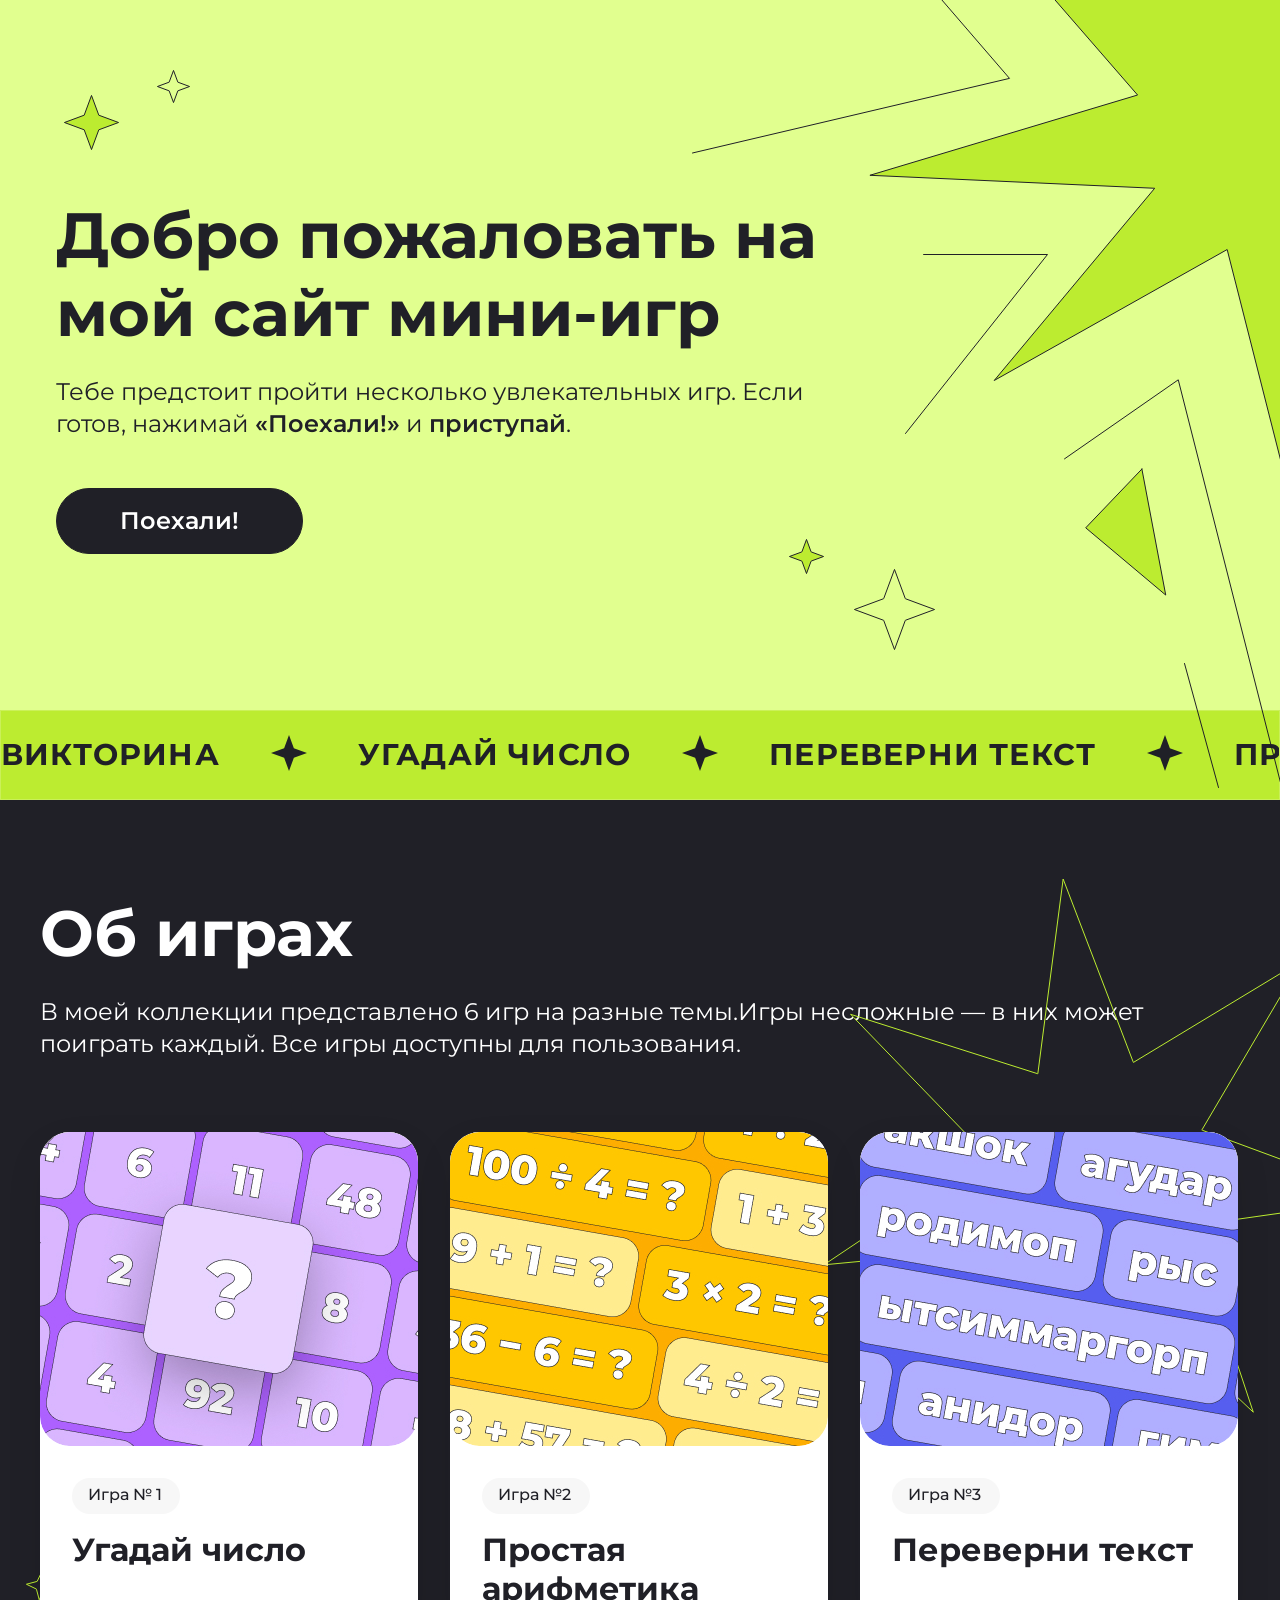
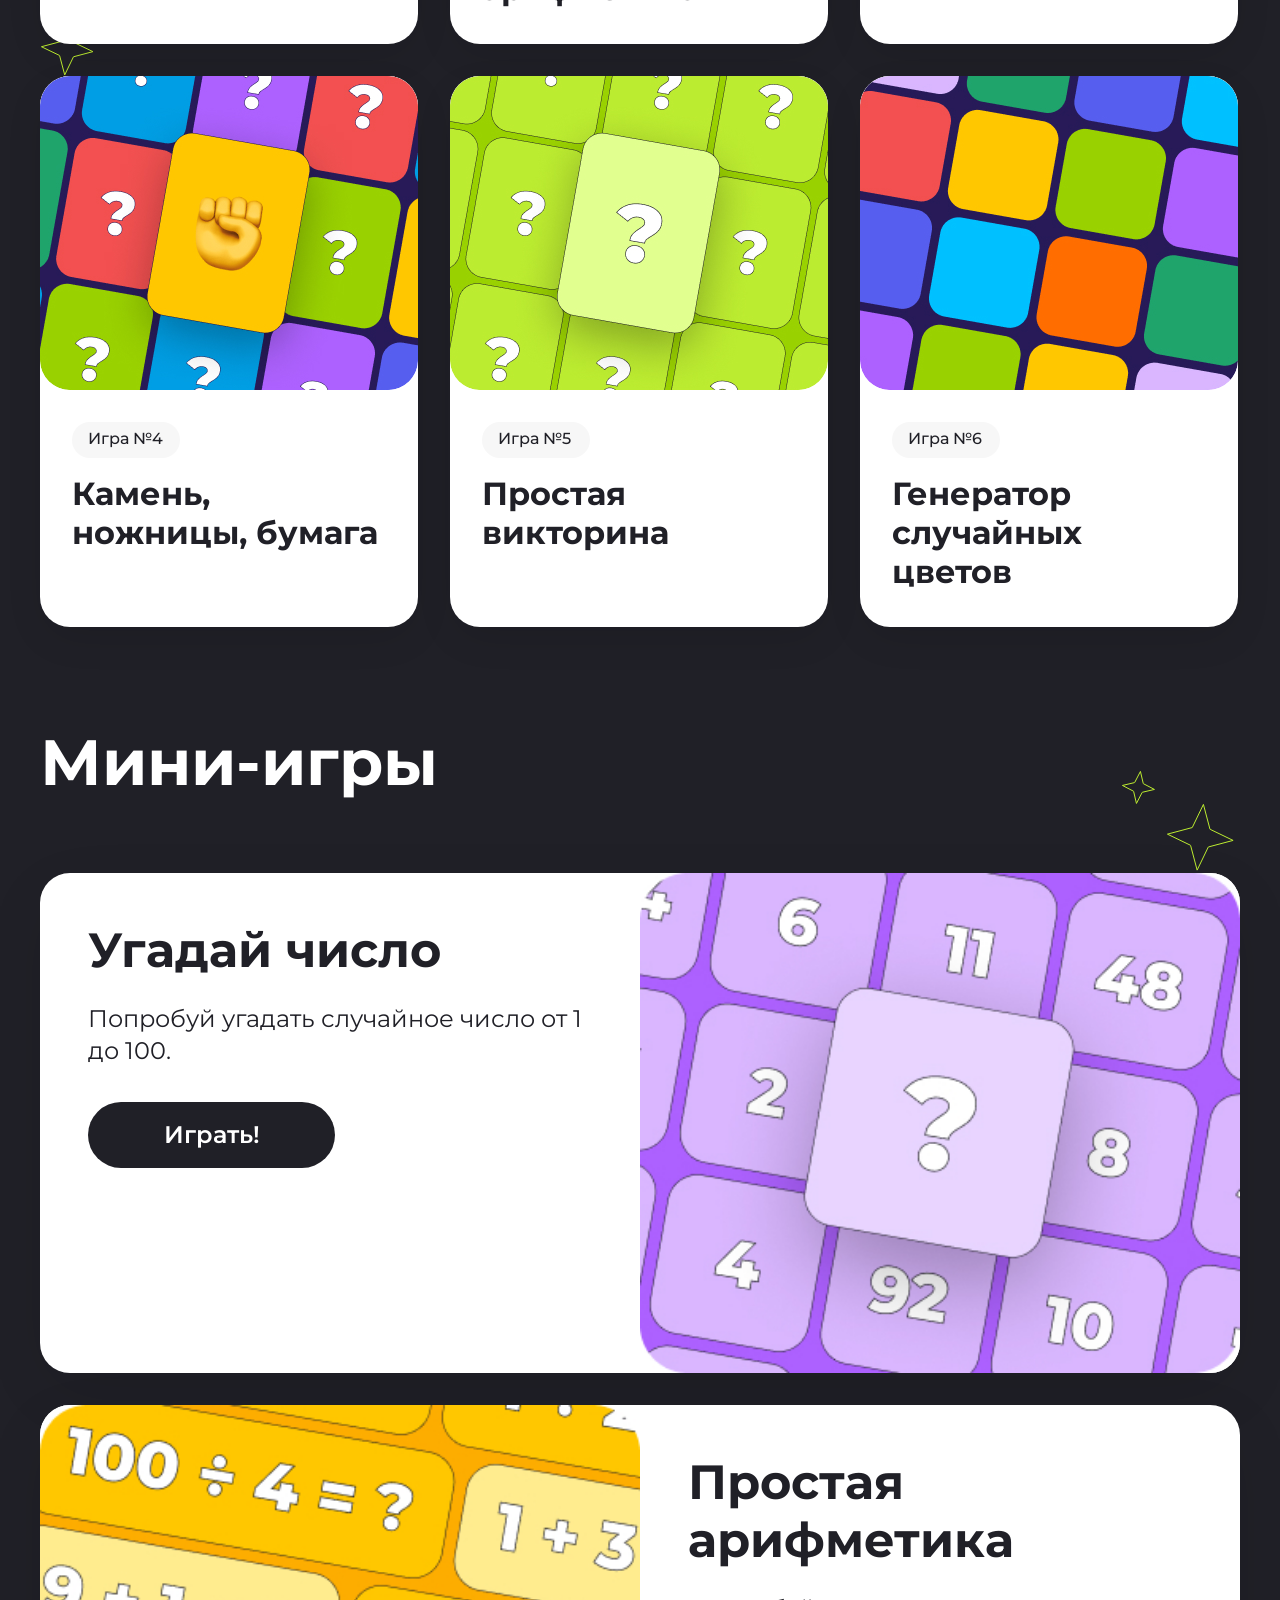
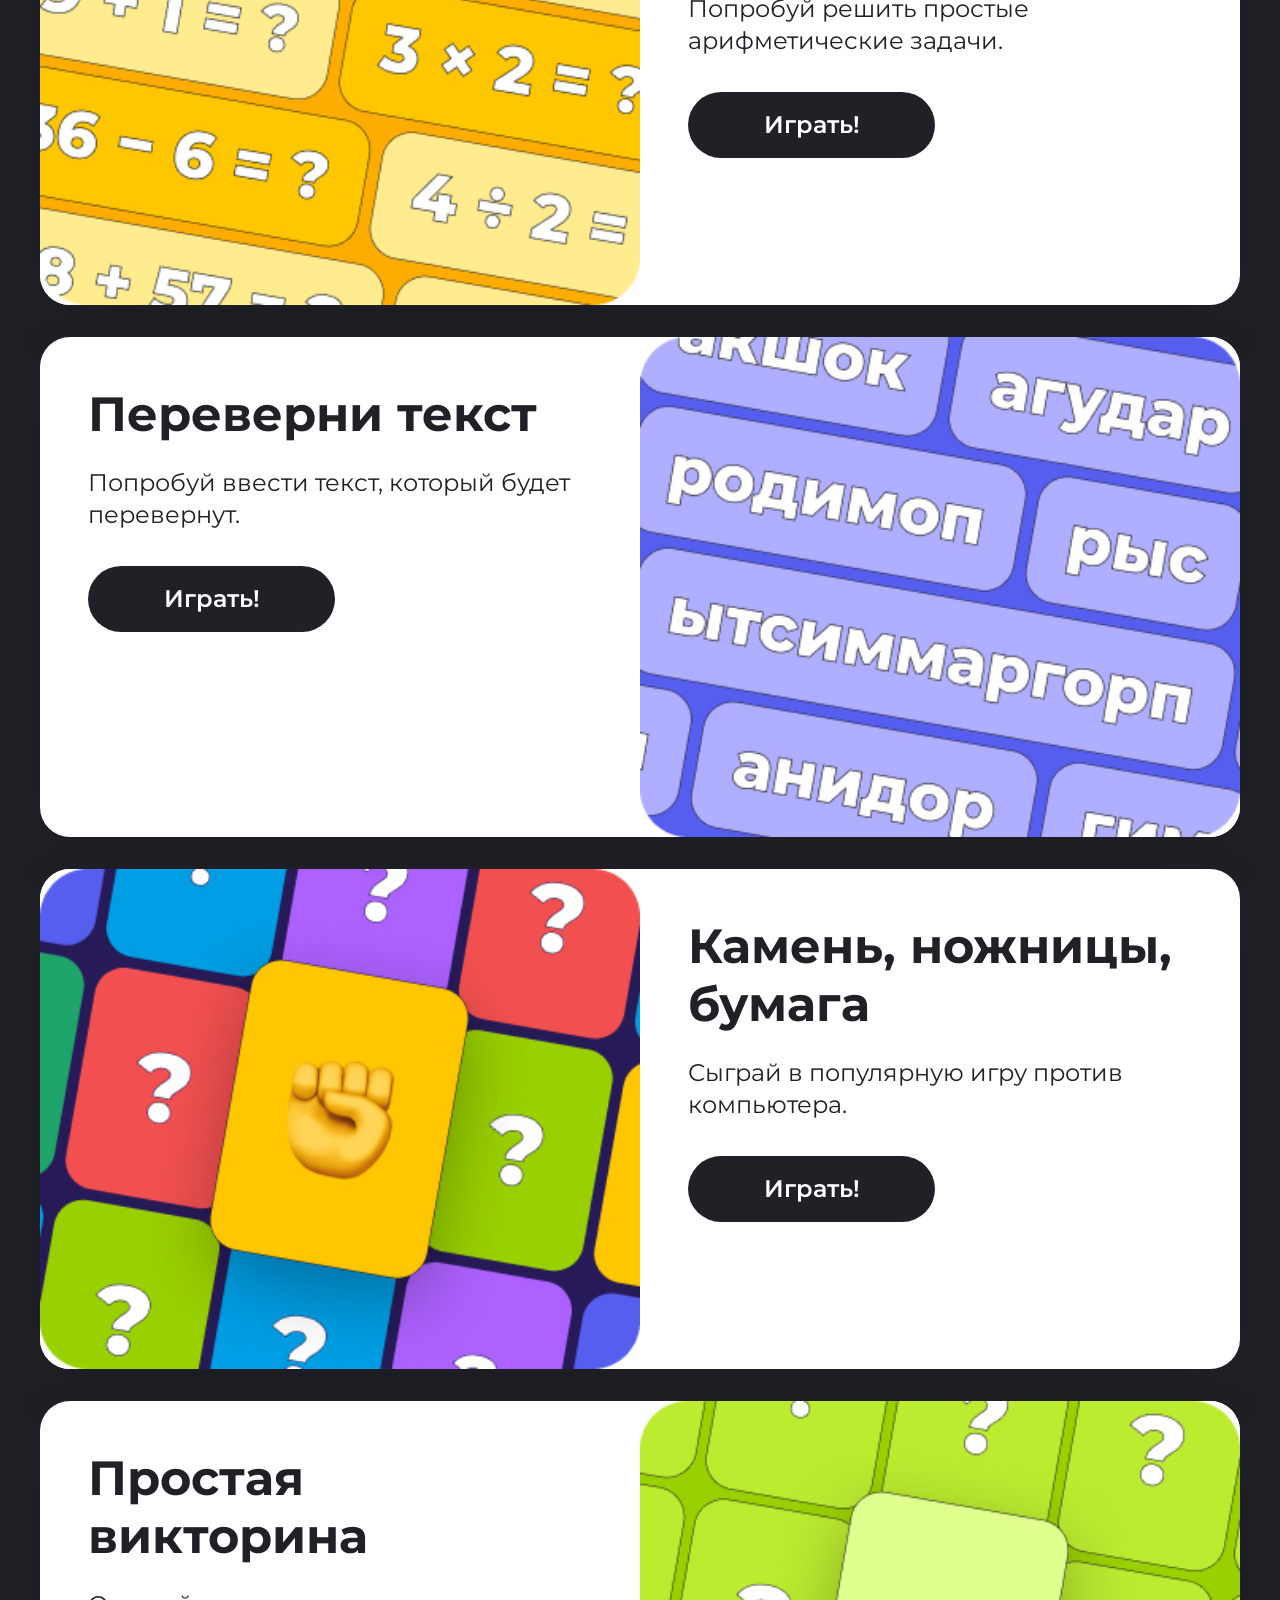
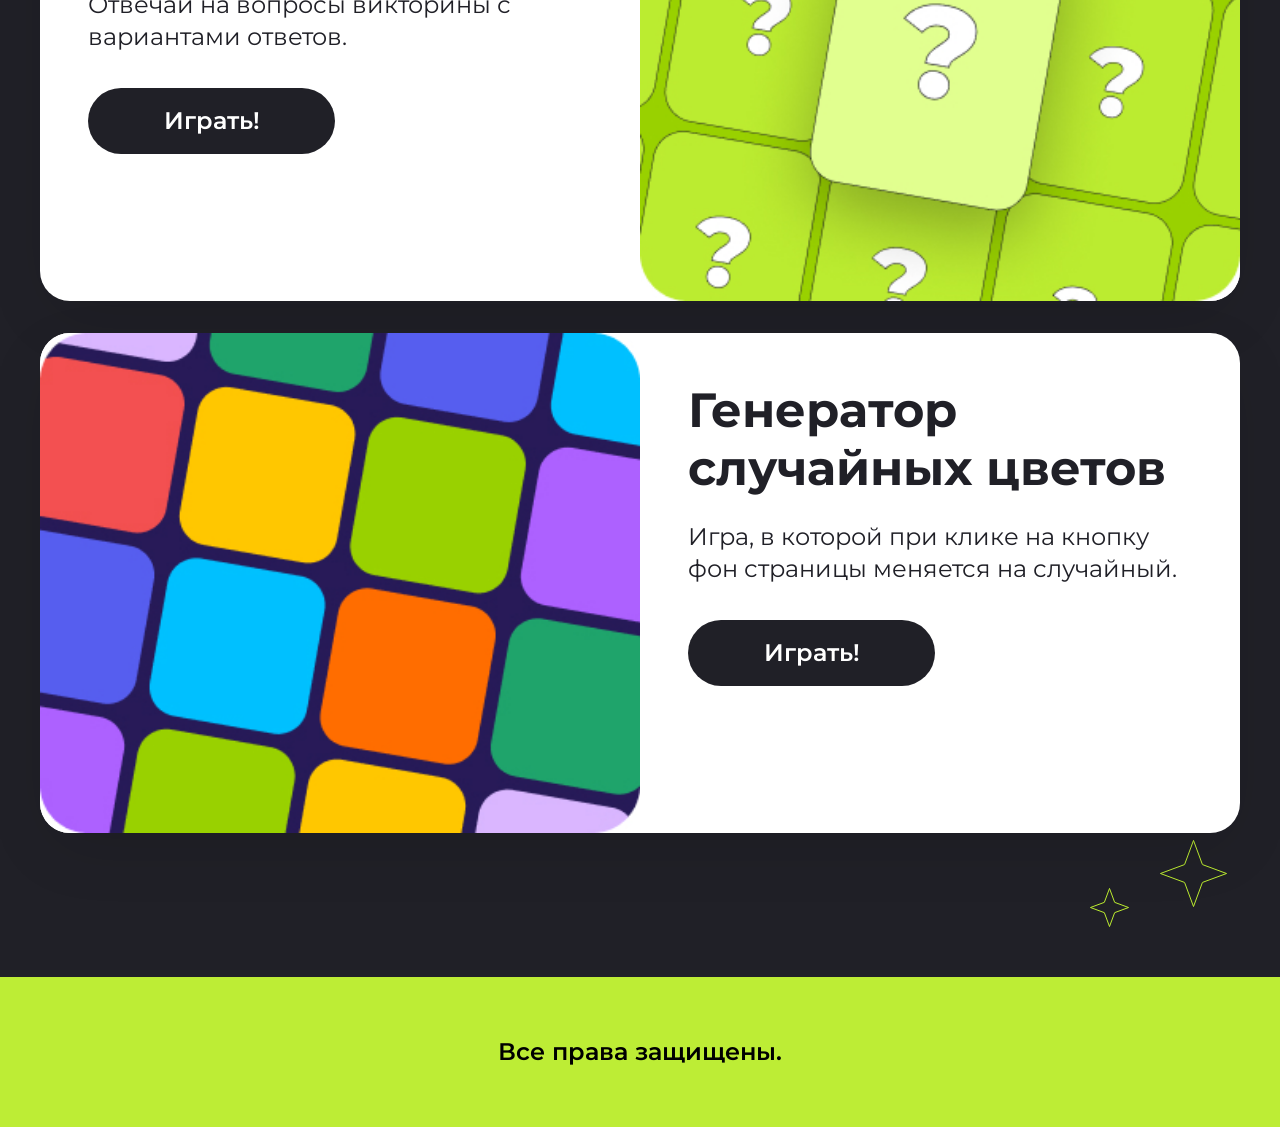
<file: index.html>
<!doctype html>
<html lang="en">
  <head>
    <meta charset="UTF-8">
    <meta name="viewport" content="width=device-width, initial-scale=1.0">
    <link rel="stylesheet" href="style.css">
    <link rel="preconnect" href="https://fonts.googleapis.com">
    <link rel="preconnect" href="https://fonts.gstatic.com" crossorigin>
    <link
      href="https://fonts.googleapis.com/css2?family=Montserrat:ital,wght@0,100..900;1,100..900&display=swap"
      rel="stylesheet"
    >
    <title>Главная страница</title>
  </head>
  <body>
    <section class="hero center">
      <div class="welcome">
        <div class="header">
          <h1 class="header__title">Добро пожаловать на мой сайт мини-игр</h1>
          <p class="header__description">
            Тебе предстоит пройти несколько увлекательных игр. Если готов,
            нажимай <strong class="accent">«Поехали!»</strong> и
            <strong class="accent">приступай</strong>.
          </p>
        </div>
        <a href="#about-games" class="go">Поехали!</a>
      </div>
      <div class="hero__line-games">
        <div class="hero__wrapper">
          <div class="hero__group">
            <p class="hero__line-text">Викторина</p>
            <div class="hero__line-star">
              <svg
                width="36"
                height="36"
                viewBox="0 0 36 36"
                fill="none"
                xmlns="http://www.w3.org/2000/svg"
              >
                <path
                  d="M18 0L22.8616 13.1384L36 18L22.8616 22.8616L18 36L13.1384 22.8616L0 18L13.1384 13.1384L18 0Z"
                  fill="#202027"
                />
              </svg>
            </div>
            <p class="hero__line-text">угадай число</p>
            <div class="hero__line-star">
              <svg
                width="36"
                height="36"
                viewBox="0 0 36 36"
                fill="none"
                xmlns="http://www.w3.org/2000/svg"
              >
                <path
                  d="M18 0L22.8616 13.1384L36 18L22.8616 22.8616L18 36L13.1384 22.8616L0 18L13.1384 13.1384L18 0Z"
                  fill="#202027"
                />
              </svg>
            </div>
            <p class="hero__line-text">Переверни текст</p>
            <div class="hero__line-star">
              <svg
                width="36"
                height="36"
                viewBox="0 0 36 36"
                fill="none"
                xmlns="http://www.w3.org/2000/svg"
              >
                <path
                  d="M18 0L22.8616 13.1384L36 18L22.8616 22.8616L18 36L13.1384 22.8616L0 18L13.1384 13.1384L18 0Z"
                  fill="#202027"
                />
              </svg>
            </div>
            <p class="hero__line-text">Простая арифметика</p>
            <div class="hero__line-star">
              <svg
                width="36"
                height="36"
                viewBox="0 0 36 36"
                fill="none"
                xmlns="http://www.w3.org/2000/svg"
              >
                <path
                  d="M18 0L22.8616 13.1384L36 18L22.8616 22.8616L18 36L13.1384 22.8616L0 18L13.1384 13.1384L18 0Z"
                  fill="#202027"
                />
              </svg>
            </div>
            <p class="hero__line-text">Камень, ножницы, бумага</p>
            <div class="hero__line-star">
              <svg
                width="36"
                height="36"
                viewBox="0 0 36 36"
                fill="none"
                xmlns="http://www.w3.org/2000/svg"
              >
                <path
                  d="M18 0L22.8616 13.1384L36 18L22.8616 22.8616L18 36L13.1384 22.8616L0 18L13.1384 13.1384L18 0Z"
                  fill="#202027"
                />
              </svg>
            </div>
            <p class="hero__line-text">Генератор случайных цветов</p>
            <div class="hero__line-star">
              <svg
                width="36"
                height="36"
                viewBox="0 0 36 36"
                fill="none"
                xmlns="http://www.w3.org/2000/svg"
              >
                <path
                  d="M18 0L22.8616 13.1384L36 18L22.8616 22.8616L18 36L13.1384 22.8616L0 18L13.1384 13.1384L18 0Z"
                  fill="#202027"
                />
              </svg>
            </div>
          </div>
        </div>
      </div>
      <div class="hero__star-1">
        <svg
          width="57"
          height="57"
          viewBox="0 0 57 57"
          fill="none"
          xmlns="http://www.w3.org/2000/svg"
        >
          <path
            d="M35.7285 20.9756L35.8086 21.1914L36.0244 21.2715L55.5586 28.5L36.0244 35.7285L35.8086 35.8086L35.7285 36.0244L28.5 55.5586L21.2715 36.0244L21.1914 35.8086L20.9756 35.7285L1.44043 28.5L20.9756 21.2715L21.1914 21.1914L21.2715 20.9756L28.5 1.44043L35.7285 20.9756Z"
            fill="#BCEC30"
            stroke="#202027"
          />
        </svg>
      </div>
      <div class="hero__star-2">
        <svg
          width="413"
          height="528"
          viewBox="0 0 413 528"
          fill="none"
          xmlns="http://www.w3.org/2000/svg"
        >
          <path
            d="M533.96 48.4061C543.388 51.031 805.793 161.965 805.793 161.965L527.388 191.848L703.271 417.66L455.314 263.412L430.049 524.856L360.161 249.531L127.215 380.493L287.683 188.266L2.90706 175.289L270.58 95.0267L71.6813 -134.041L351.313 -2.49639L415.308 -256.31L444.045 -1.9517L698.758 -177.398L533.96 48.4061Z"
            fill="#BCEC30"
            stroke="#202027"
            stroke-miterlimit="10"
            stroke-linecap="round"
          />
        </svg>
      </div>
      <div class="hero__star-2-mobile">
        <svg
          width="160"
          height="155"
          viewBox="0 0 160 155"
          fill="none"
          xmlns="http://www.w3.org/2000/svg"
        >
          <path
            d="M163.245 10.1084C166.091 10.8901 245.303 43.9262 245.303 43.9262L161.261 52.8255L214.355 120.072L139.504 74.1374L131.878 151.995L110.781 70.0034L40.4614 109.004L88.9017 51.7588L2.93664 47.8942L83.7388 23.992L23.6975 -44.2244L108.11 -5.0504L127.428 -80.6361L136.103 -4.88818L212.993 -57.1361L163.245 10.1084Z"
            fill="#BCEC30"
            stroke="#202027"
            stroke-miterlimit="10"
            stroke-linecap="round"
          />
        </svg>
      </div>
      <div class="hero__star-3">
        <svg
          width="37"
          height="37"
          viewBox="0 0 37 37"
          fill="none"
          xmlns="http://www.w3.org/2000/svg"
        >
          <path
            d="M23.0273 13.6768L23.1074 13.8926L23.3232 13.9727L35.5586 18.5L23.3232 23.0273L23.1074 23.1074L23.0273 23.3232L18.5 35.5586L13.9727 23.3232L13.8926 23.1074L13.6768 23.0273L1.44043 18.5L13.6768 13.9727L13.8926 13.8926L13.9727 13.6768L18.5 1.44043L23.0273 13.6768Z"
            fill="#BCEC30"
            stroke="#202027"
          />
        </svg>
      </div>
      <div class="hero__star-4">
        <svg
          width="83"
          height="83"
          viewBox="0 0 83 83"
          fill="none"
          xmlns="http://www.w3.org/2000/svg"
        >
          <path
            d="M52.2402 30.4648L52.3193 30.6807L52.5352 30.7598L81.5586 41.5L52.5352 52.2402L52.3193 52.3193L52.2402 52.5352L41.5 81.5586L30.7598 52.5352L30.6807 52.3193L30.4648 52.2402L1.44043 41.5L30.4648 30.7598L30.6807 30.6807L30.7598 30.4648L41.5 1.44043L52.2402 30.4648Z"
            stroke="#202027"
          />
        </svg>
      </div>
      <div class="hero__star-5">
        <svg
          width="35"
          height="35"
          viewBox="0 0 35 35"
          fill="none"
          xmlns="http://www.w3.org/2000/svg"
        >
          <path
            d="M21.7578 12.9473L21.8379 13.1621L22.0527 13.2422L33.5586 17.5L22.0527 21.7578L21.8379 21.8379L21.7578 22.0527L17.5 33.5586L13.2422 22.0527L13.1621 21.8379L12.9473 21.7578L1.44043 17.5L12.9473 13.2422L13.1621 13.1621L13.2422 12.9473L17.5 1.44043L21.7578 12.9473Z"
            stroke="#202027"
          />
        </svg>
      </div>
      <div class="hero__treangle">
        <svg
          width="82"
          height="129"
          viewBox="0 0 82 129"
          fill="none"
          xmlns="http://www.w3.org/2000/svg"
        >
          <path
            d="M56.8884 1.04858L0.729492 59.8133L80.7295 127.049L56.8884 1.04858Z"
            fill="#BCEC30"
            stroke="#202027"
            stroke-linecap="round"
          />
        </svg>
      </div>
      <div class="hero__line-1">
        <svg
          width="319"
          height="154"
          viewBox="0 0 319 154"
          fill="none"
          xmlns="http://www.w3.org/2000/svg"
        >
          <path
            d="M241.293 -10L317.5 78.3799L0.5 153"
            stroke="#202027"
            stroke-linecap="round"
          />
        </svg>
      </div>
      <div class="hero__line-2">
        <svg
          width="144"
          height="180"
          viewBox="0 0 144 180"
          fill="none"
          xmlns="http://www.w3.org/2000/svg"
        >
          <path
            d="M18.5824 0.5H142.5L0.5 179.5"
            stroke="#202027"
            stroke-linecap="round"
          />
        </svg>
      </div>
      <div class="hero__line-3">
        <svg
          width="216"
          height="420"
          viewBox="0 0 216 420"
          fill="none"
          xmlns="http://www.w3.org/2000/svg"
        >
          <path
            d="M0.5 79.8677L114.26 0.822235L220.382 418.822"
            stroke="#202027"
            stroke-linecap="round"
          />
        </svg>
      </div>
      <div class="hero__line-4">
        <svg
          width="35"
          height="125"
          viewBox="0 0 35 125"
          fill="none"
          xmlns="http://www.w3.org/2000/svg"
        >
          <path
            d="M0.5 0.500122L34.5 124.5"
            stroke="#202027"
            stroke-linecap="round"
          />
        </svg>
      </div>
    </section>
    <section class="about-games center">
      <div class="about-games__content">
        <div class="about-games__header">
          <h2 class="about-games__title" id="about-games">Об играх</h2>
          <p class="about-games__description">
            В моей коллекции представлено 6 игр на разные темы.Игры несложные —
            в них может поиграть каждый. Все игры доступны для пользования.
          </p>
        </div>
        <div class="games">
          <article class="game">
            <a href="#1" class="game__link">
              <img src="img/game_1.jpg" alt="Угадай число" class="game__img">
              <div class="game__footer">
                <div class="game__info">
                  <div class="game__number">Игра № 1</div>
                  <h3 class="game__title">Угадай число</h3>
                </div>
              </div>
            </a>
          </article>
          <article class="game">
            <a href="#2" class="game__link">
              <img
                src="img/game_2.jpg"
                alt="Простая арифметика"
                class="game__img"
              >
              <div class="game__footer">
                <div class="game__info">
                  <div class="game__number">Игра №2</div>
                  <h3 class="game__title">Простая арифметика</h3>
                </div>
              </div>
            </a>
          </article>
          <article class="game">
            <a href="#3" class="game__link">
              <img
                src="img/game_3.jpg"
                alt="Переверни текст"
                class="game__img"
              >
              <div class="game__footer">
                <div class="game__info">
                  <div class="game__number">Игра №3</div>
                  <h3 class="game__title">Переверни текст</h3>
                </div>
              </div>
            </a>
          </article>
          <article class="game">
            <a href="#4" class="game__link">
              <img
                src="img/game_4.jpg"
                alt="Камень, ножницы, бумага"
                class="game__img"
              >
              <div class="game__footer">
                <div class="game__info">
                  <div class="game__number">Игра №4</div>
                  <h3 class="game__title">Камень, ножницы, бумага</h3>
                </div>
              </div>
            </a>
          </article>
          <article class="game">
            <a href="#5" class="game__link">
              <img
                src="img/game_5.jpg"
                alt="Простая викторина"
                class="game__img"
              >
              <div class="game__footer">
                <div class="game__info">
                  <div class="game__number">Игра №5</div>
                  <h3 class="game__title">Простая викторина</h3>
                </div>
              </div>
            </a>
          </article>
          <article class="game">
            <a href="#6" class="game__link">
              <img
                src="img/game_6.jpg"
                alt="Генератор случайных цветов"
                class="game__img"
              >
              <div class="game__footer">
                <div class="game__info">
                  <div class="game__number">Игра №6</div>
                  <h3 class="game__title">Генератор случайных цветов</h3>
                </div>
              </div>
            </a>
          </article>
        </div>
      </div>
      <div class="about-games__star-1">
        <svg
          width="458"
          height="567"
          viewBox="0 0 458 567"
          fill="none"
          xmlns="http://www.w3.org/2000/svg"
        >
          <path
            d="M311.161 184.877L311.375 185.435L311.886 185.126L479.433 83.8167L380.124 252.557L379.822 253.073L380.382 253.28L564.052 321.108L370.208 348.674L369.616 348.758L369.804 349.326L431.289 535.215L288.879 400.849L288.444 400.439L288.117 400.94L181.119 564.91L197.378 369.793L197.429 369.197L196.833 369.254L1.92162 387.833L164.61 278.892L165.107 278.56L164.691 278.129L28.6394 137.326L215.247 196.597L215.817 196.778L215.894 196.186L241.151 2.02592L311.161 184.877Z"
            stroke="#BCEC30"
          />
        </svg>
      </div>
      <div class="about-games__star-2">
        <svg
          width="32"
          height="32"
          viewBox="0 0 32 32"
          fill="none"
          xmlns="http://www.w3.org/2000/svg"
        >
          <path
            d="M19.7299 11.9161L19.7892 12.1375L19.9965 12.2377L29.7633 16.9489L19.282 19.7301L19.0596 19.7894L18.9593 19.9966L14.2472 29.7633L11.467 19.2821L11.4077 19.0597L11.2015 18.9596L1.43379 14.2474L11.9159 11.4672L12.1374 11.4079L12.2375 11.2016L16.9487 1.43382L19.7299 11.9161Z"
            stroke="#BCEC30"
          />
        </svg>
      </div>
      <div class="about-games__star-3">
        <svg
          width="55"
          height="55"
          viewBox="0 0 55 55"
          fill="none"
          xmlns="http://www.w3.org/2000/svg"
        >
          <path
            d="M34.7319 20.6643L34.7912 20.8867L34.9985 20.986L52.916 29.6302L33.6877 34.7322L33.4652 34.7914L33.365 34.9987L24.7208 52.9162L19.6188 33.6878L19.5605 33.4655L19.3533 33.3653L1.43475 24.7209L20.6641 19.619L20.8865 19.5608L20.9857 19.3534L29.63 1.43493L34.7319 20.6643Z"
            stroke="#BCEC30"
          />
        </svg>
      </div>
    </section>
    <section class="mini-games center">
      <div class="mini-games__content">
        <h2 class="mini-games__title">Мини-игры</h2>
        <div class="mini-games__plays">
          <article class="game game_mini" id="1">
            <div class="game__info game__info_mini">
              <div class="game__content">
                <div class="game__header">
                  <h3 class="game__title game__title_mini">Угадай число</h3>
                  <p class="game__description">
                    Попробуй угадать случайное число от 1 до 100.
                  </p>
                </div>
                <a href="games/guess_the_number.html" class="game__play">Играть!</a>
              </div>
            </div>
            <img
              src="img/game_1.jpg"
              alt="Угадай число"
              class="game__img game__img_mini"
            >
          </article>
          <article class="game game_mini" id="2">
            <div class="game__info game__info_mini">
              <div class="game__content">
                <div class="game__header">
                  <h3 class="game__title game__title_mini">
                    Простая арифметика
                  </h3>
                  <p class="game__description">
                    Попробуй решить простые арифметические задачи.
                  </p>
                </div>
                <a href="games/simple_arithmetic.html" class="game__play">Играть!</a>
              </div>
            </div>
            <img
              src="img/game_2.jpg"
              alt="Простая арифметика"
              class="game__img game__img_mini"
            >
          </article>
          <article class="game game_mini" id="3">
            <div class="game__info game__info_mini">
              <div class="game__content">
                <div class="game__header">
                  <h3 class="game__title game__title_mini">Переверни текст</h3>
                  <p class="game__description">
                    Попробуй ввести текст, который будет перевернут.
                  </p>
                </div>
                <a href="games/turn_the_text.html" class="game__play">Играть!</a>
              </div>
            </div>
            <img
              src="img/game_3.jpg"
              alt="Переверни текст"
              class="game__img game__img_mini"
            >
          </article>
          <article class="game game_mini" id="4">
            <div class="game__info game__info_mini">
              <div class="game__content">
                <div class="game__header">
                  <h3 class="game__title game__title_mini">
                    Камень, ножницы, бумага
                  </h3>
                  <p class="game__description">
                    Сыграй в популярную игру против компьютера.
                  </p>
                </div>
                <a href="games/rock_paper_scissors.html" class="game__play">Играть!</a>
              </div>
            </div>
            <img
              src="img/game_4.jpg"
              alt="Камень, ножницы, бумага"
              class="game__img game__img_mini"
            >
          </article>
          <article class="game game_mini" id="5">
            <div class="game__info game__info_mini">
              <div class="game__content">
                <div class="game__header">
                  <h3 class="game__title game__title_mini">
                    Простая викторина
                  </h3>
                  <p class="game__description">
                    Отвечай на вопросы викторины с вариантами ответов.
                  </p>
                </div>
                <a href="games/quiz.html" class="game__play">Играть!</a>
              </div>
            </div>
            <img
              src="img/game_5.jpg"
              alt="Простая викторина"
              class="game__img game__img_mini"
            >
          </article>
          <article class="game game_mini" id="6">
            <div class="game__info game__info_mini">
              <div class="game__content">
                <div class="game__header">
                  <h3 class="game__title game__title_mini">
                    Генератор случайных цветов
                  </h3>
                  <p class="game__description">
                    Игра, в которой при клике на кнопку фон страницы меняется на
                    случайный.
                  </p>
                </div>
                <a href="games/random_color_generator.html" class="game__play">Играть!</a>
              </div>
            </div>
            <img
              src="img/game_6.jpg"
              alt="Генератор случайных цветов"
              class="game__img game__img_mini"
            >
          </article>
        </div>
      </div>
      <div class="mini-games__star-1">
          <svg
            width="35"
            height="35"
            viewBox="0 0 35 35"
            fill="none"
            xmlns="http://www.w3.org/2000/svg"
          >
            <path
              d="M22.2469 13.4283L22.2998 13.6524L22.5041 13.7585L33.446 19.4276L21.4491 22.2469L21.2251 22.2997L21.119 22.504L15.4488 33.4458L12.6306 21.449L12.5777 21.225L12.3734 21.1189L1.43062 15.4486L13.4284 12.6305L13.6524 12.5776L13.7585 12.3734L19.4278 1.43043L22.2469 13.4283Z"
              stroke="#BCEC30"
            />
          </svg>
        </div>
        <div class="mini-games__star-2">
          <svg
            width="69"
            height="69"
            viewBox="0 0 69 69"
            fill="none"
            xmlns="http://www.w3.org/2000/svg"
          >
            <path
              d="M43.9327 26.0287L43.991 26.251L44.1982 26.3512L67.1165 37.4068L42.5217 43.9326L42.2993 43.9909L42.2001 44.1982L31.1435 67.1164L24.6187 42.5216L24.5595 42.2992L24.3522 42.2L1.434 31.1434L26.0287 24.6186L26.2512 24.5593L26.3514 24.3521L37.407 1.43385L43.9327 26.0287Z"
              stroke="#BCEC30"
            />
          </svg>
        </div>
        <div class="mini-games__star-3">
          <svg
            width="41"
            height="41"
            viewBox="0 0 41 41"
            fill="none"
            xmlns="http://www.w3.org/2000/svg"
          >
            <path
              d="M25.5684 15.1367L25.6475 15.3525L25.8633 15.4316L39.5586 20.5L25.8633 25.5684L25.6475 25.6475L25.5684 25.8633L20.5 39.5586L15.4316 25.8633L15.3525 25.6475L15.1367 25.5684L1.44043 20.5L15.1367 15.4316L15.3525 15.3525L15.4316 15.1367L20.5 1.44043L25.5684 15.1367Z"
              stroke="#BCEC30"
            />
          </svg>
        </div>
        <div class="mini-games__star-4">
          <svg
            width="69"
            height="69"
            viewBox="0 0 69 69"
            fill="none"
            xmlns="http://www.w3.org/2000/svg"
          >
            <path
              d="M43.3496 25.3555L43.4287 25.5713L43.6445 25.6504L67.5586 34.5L43.6445 43.3496L43.4287 43.4287L43.3496 43.6445L34.5 67.5586L25.6504 43.6445L25.5713 43.4287L25.3555 43.3496L1.44043 34.5L25.3555 25.6504L25.5713 25.5713L25.6504 25.3555L34.5 1.44043L43.3496 25.3555Z"
              stroke="#BCEC30"
            />
          </svg>
        </div>
    </section>
    <footer class="footer">
      <p class="footer__rights">Все права защищены.</p>
    </footer>
    <script src="games.js"></script>
  </body>
</html>
</file>
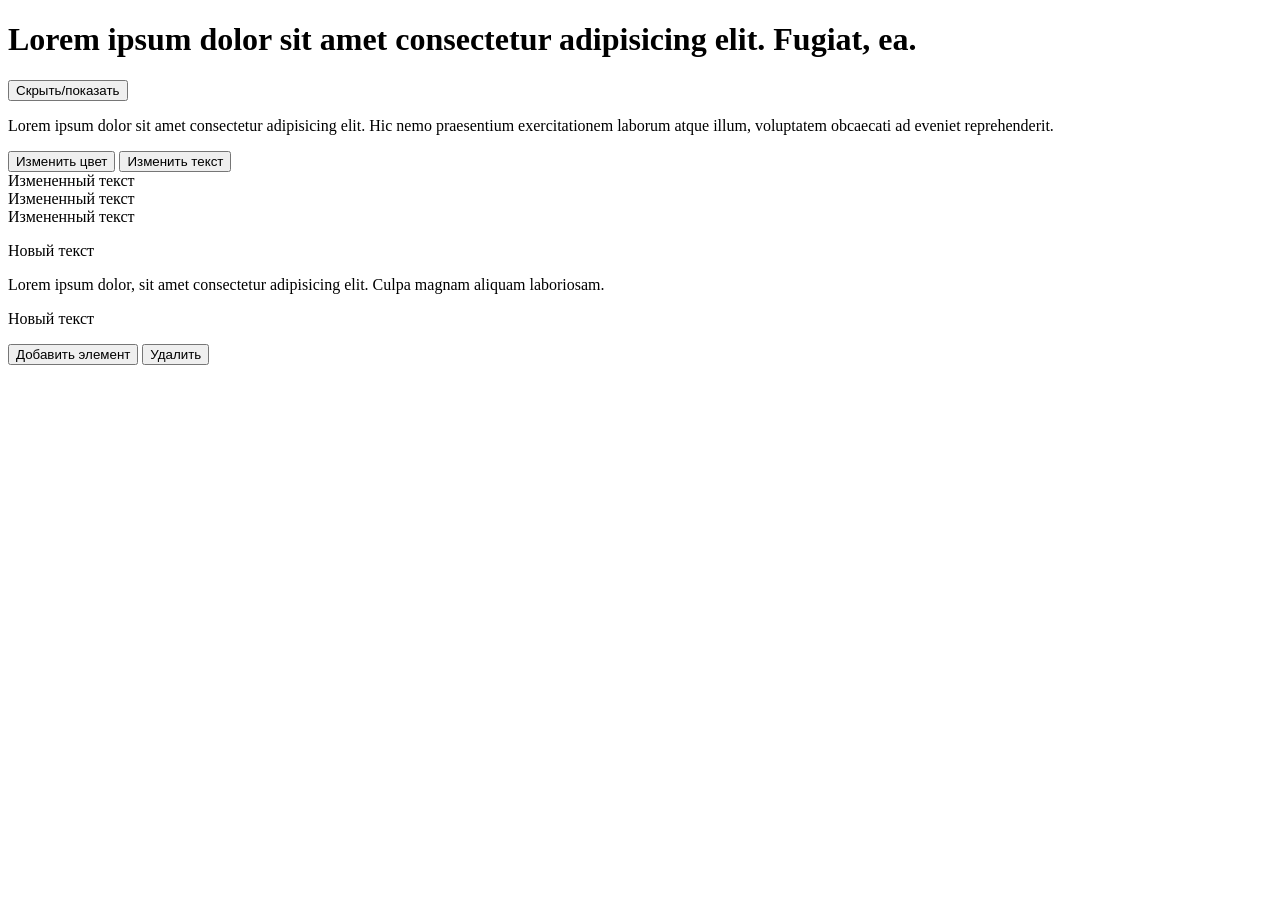
<file: hw-9.html>
<!doctype html>
<html lang="en">
  <head>
    <meta charset="UTF-8" />
    <meta name="viewport" content="width=device-width, initial-scale=1.0" />
    <link rel="stylesheet" href="hw-9.css" />
    <title>Document</title>
  </head>
  <body>
    <h1 class="title">
      Lorem ipsum dolor sit amet consectetur adipisicing elit. Fugiat, ea.
    </h1>
    <button id="hide-view">Скрыть/показать</button>
    <p class="text">
      Lorem ipsum dolor sit amet consectetur adipisicing elit. Hic nemo
      praesentium exercitationem laborum atque illum, voluptatem obcaecati ad
      eveniet reprehenderit.
    </p>
    <button id="change-color">Изменить цвет</button>
    <button id="change-text">Изменить текст</button>

    <div class="description">Какое-то описание 1</div>
    <div class="description">Какое-то описание 2</div>
    <div class="description">Какое-то описание 3</div>

    <p class="description">
      Lorem ipsum dolor sit amet consectetur adipisicing elit. Sapiente, natus.
    </p>
    <p class="no-description">
      Lorem ipsum dolor, sit amet consectetur adipisicing elit. Culpa magnam
      aliquam laboriosam.
    </p>
    <p class="description">
      Lorem ipsum dolor sit amet consectetur adipisicing elit. A, voluptas unde
      odio repellat obcaecati est?
    </p>

    <button id="create-element">Добавить элемент</button>

    <button id="remove">Удалить</button>
    <script src="hw-9.js"></script>
  </body>
</html>
</file>
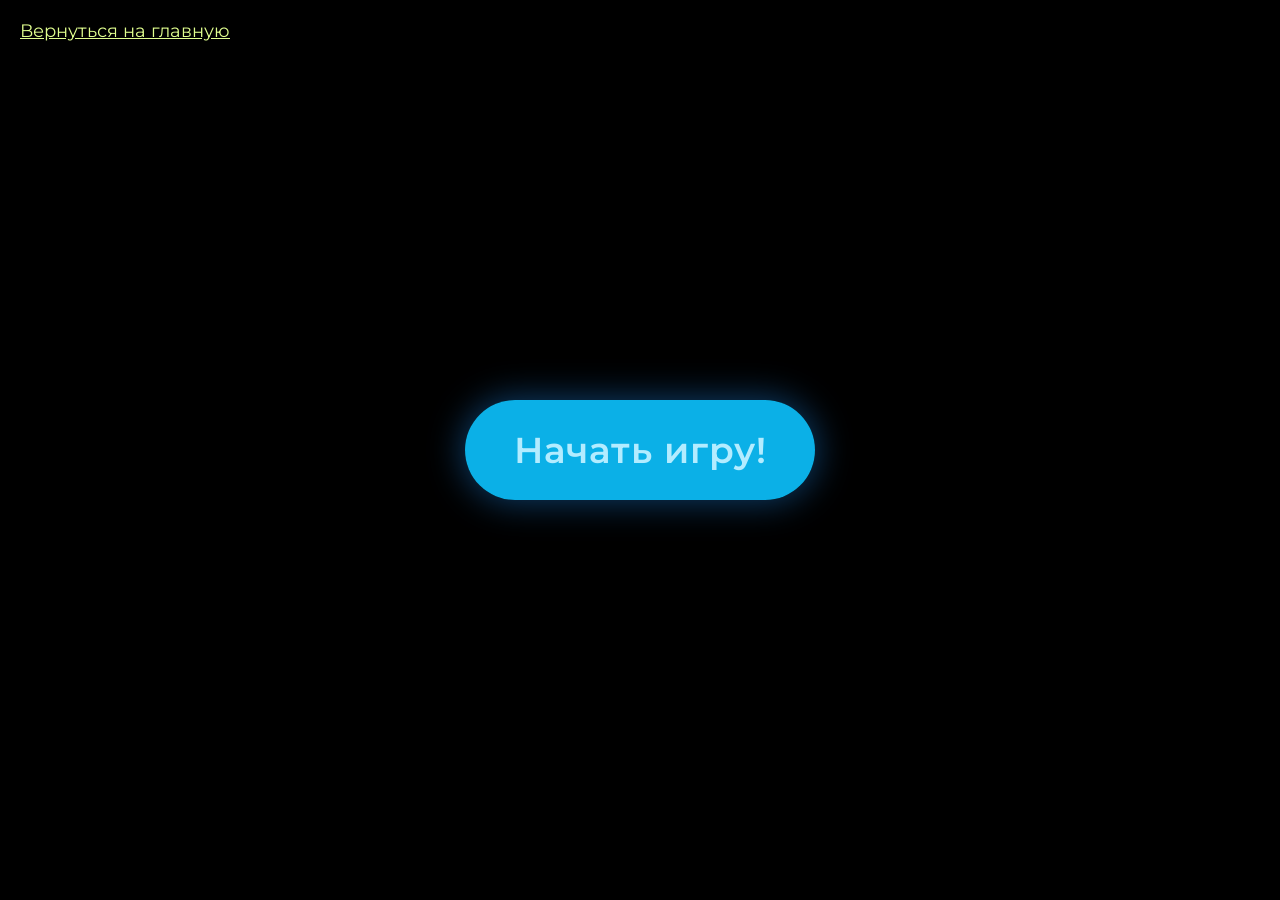
<file: games/guess_the_number.html>
<!doctype html>
<html lang="en">
  <head>
    <meta charset="UTF-8">
    <meta name="viewport" content="width=device-width, initial-scale=1.0">
    <link rel="stylesheet" href="../games.css">
    <link rel="preconnect" href="https://fonts.googleapis.com">
    <link rel="preconnect" href="https://fonts.gstatic.com" crossorigin>
    <link
      href="https://fonts.googleapis.com/css2?family=Montserrat:ital,wght@0,100..900;1,100..900&display=swap"
      rel="stylesheet"
    >
    <title>Угадай число</title>
  </head>
  <body>
    <a href="../index.html" class="return">Вернуться на главную</a>
    <button class="start" id="guess-the-number-button" onclick="playGame.guessTheNumber()">
      Начать игру!
    </button>
    <script src="../games.js"></script>
  </body>
</html>
</file>
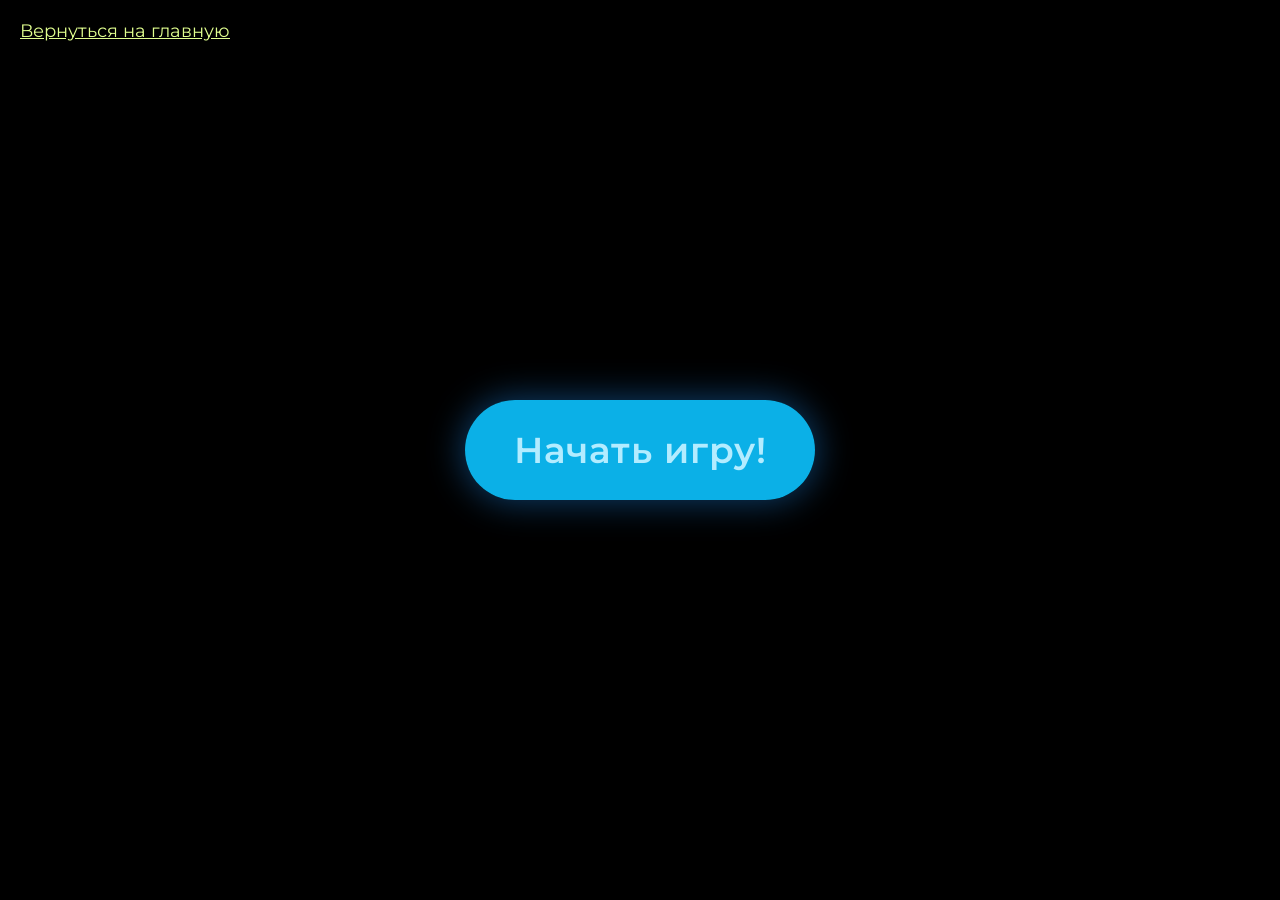
<file: games/quiz.html>
<!doctype html>
<html lang="en">
  <head>
    <meta charset="UTF-8">
    <meta name="viewport" content="width=device-width, initial-scale=1.0">
    <link rel="stylesheet" href="../games.css">
    <link rel="preconnect" href="https://fonts.googleapis.com">
    <link rel="preconnect" href="https://fonts.gstatic.com" crossorigin>
    <link
      href="https://fonts.googleapis.com/css2?family=Montserrat:ital,wght@0,100..900;1,100..900&display=swap"
      rel="stylesheet"
    >
    <title>quiz</title>
  </head>
  <body>
    <a href="../index.html" class="return">Вернуться на главную</a>
    <button class="start" id="quiz-button" onclick="playGame.simpleQuiz()">
      Начать игру!
    </button>
    <script src="../games.js"></script>
  </body>
</html>
</file>
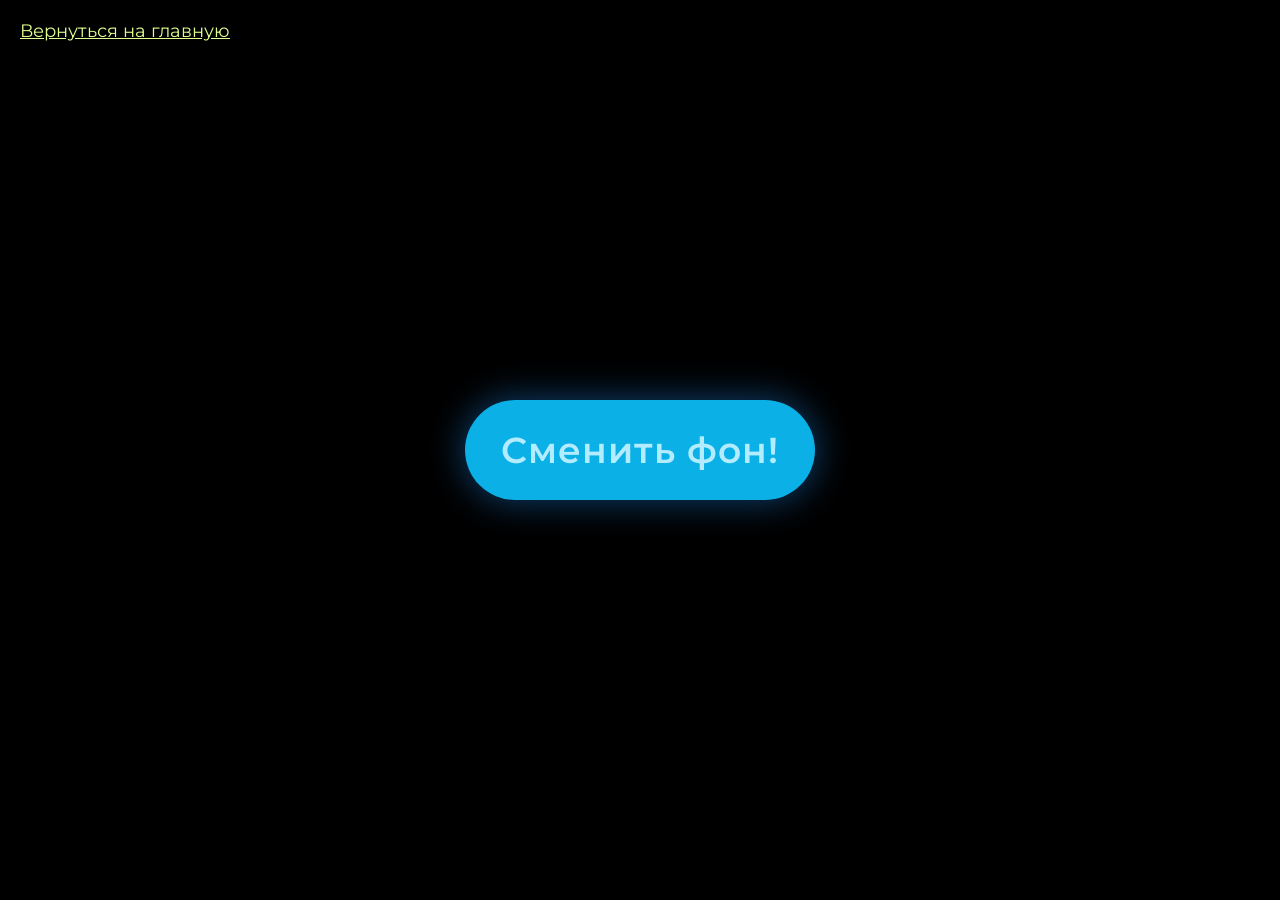
<file: games/random_color_generator.html>
<!doctype html>
<html lang="en">
  <head>
    <meta charset="UTF-8">
    <meta name="viewport" content="width=device-width, initial-scale=1.0">
    <link rel="stylesheet" href="../games.css">
    <link rel="preconnect" href="https://fonts.googleapis.com">
    <link rel="preconnect" href="https://fonts.gstatic.com" crossorigin>
    <link
      href="https://fonts.googleapis.com/css2?family=Montserrat:ital,wght@0,100..900;1,100..900&display=swap"
      rel="stylesheet"
    >
    <title>Генератор случайных цветов</title>
  </head>
  <body>
    <a href="../index.html" class="return">Вернуться на главную</a>
    <button class="start" id="random_color_generator-button" onclick="playGame.randomColorGenerator()">
      Сменить фон!
    </button>
    <script src="../games.js"></script>
  </body>
</html>
</file>
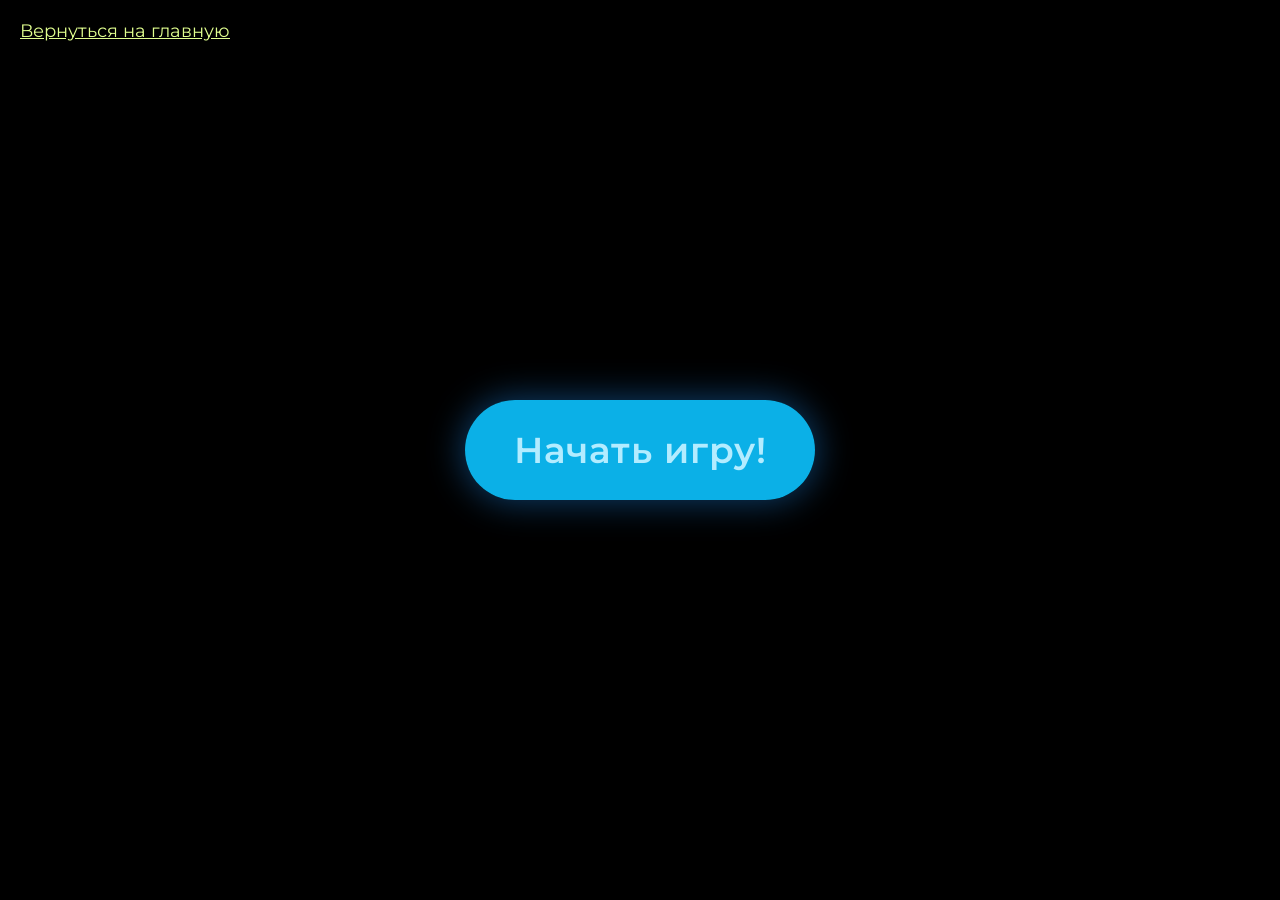
<file: games/rock_paper_scissors.html>
<!doctype html>
<html lang="en">
  <head>
    <meta charset="UTF-8">
    <meta name="viewport" content="width=device-width, initial-scale=1.0">
    <link rel="stylesheet" href="../games.css">
    <link rel="preconnect" href="https://fonts.googleapis.com">
    <link rel="preconnect" href="https://fonts.gstatic.com" crossorigin>
    <link
      href="https://fonts.googleapis.com/css2?family=Montserrat:ital,wght@0,100..900;1,100..900&display=swap"
      rel="stylesheet"
    >
    <title>Камень, ножницы, бумага</title>
  </head>
  <body>
    <a href="../index.html" class="return">Вернуться на главную</a>
    <button class="start" id="rock-paper-scissors-button" onclick="playGame.rockPaperScissors()">
      Начать игру!
    </button>
    <script src="../games.js"></script>
  </body>
</html>
</file>
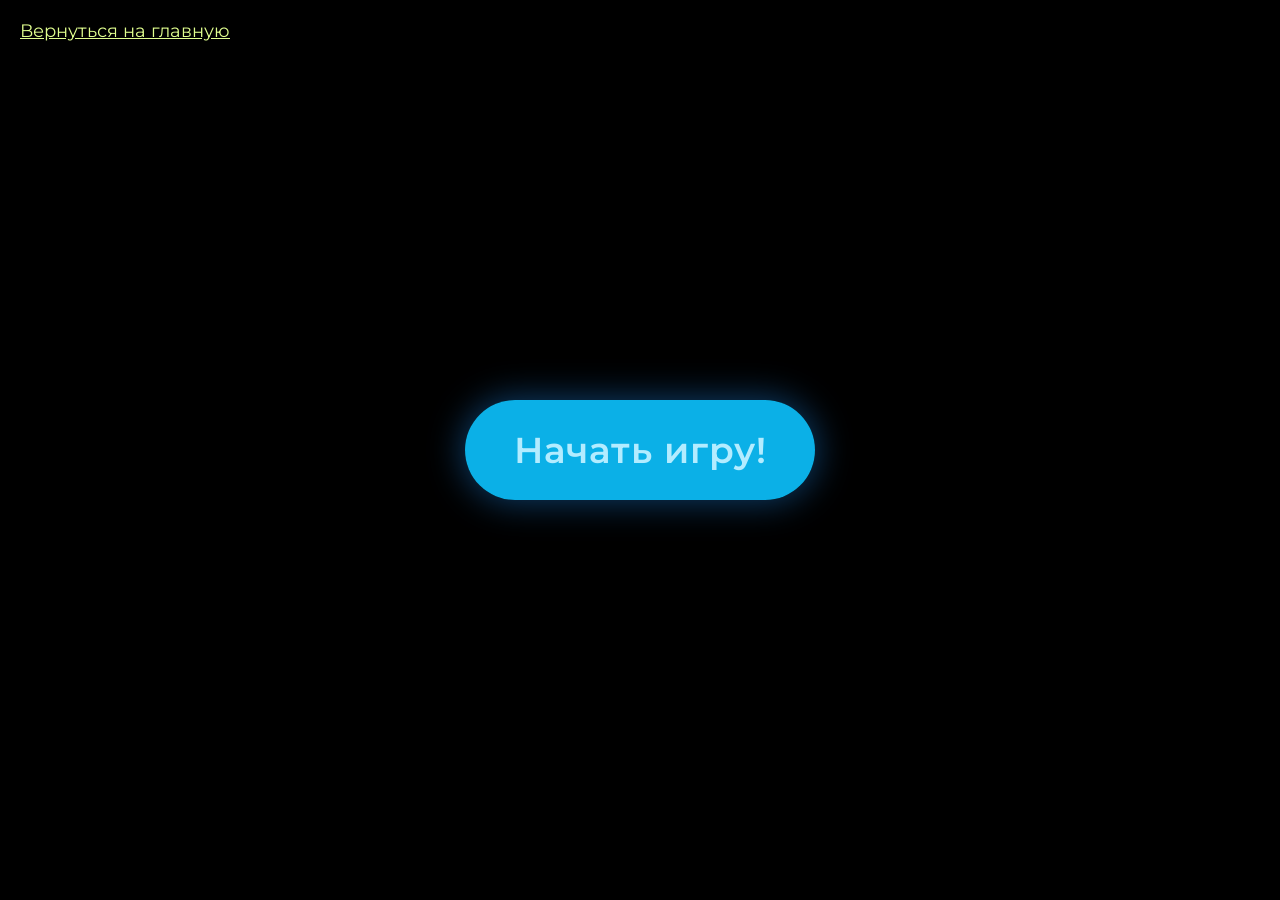
<file: games/simple_arithmetic.html>
<!doctype html>
<html lang="en">
  <head>
    <meta charset="UTF-8">
    <meta name="viewport" content="width=device-width, initial-scale=1.0">
    <link rel="stylesheet" href="../games.css">
    <link rel="preconnect" href="https://fonts.googleapis.com">
    <link rel="preconnect" href="https://fonts.gstatic.com" crossorigin>
    <link
      href="https://fonts.googleapis.com/css2?family=Montserrat:ital,wght@0,100..900;1,100..900&display=swap"
      rel="stylesheet"
    >
    <title>Простая арифметика</title>
  </head>
  <body>
    <a href="../index.html" class="return">Вернуться на главную</a>
    <button class="start" id="quiz-button" onclick="playGame.simpleArithmetic()">
      Начать игру!
    </button>
    <script src="../games.js"></script>
  </body>
</html>
</file>
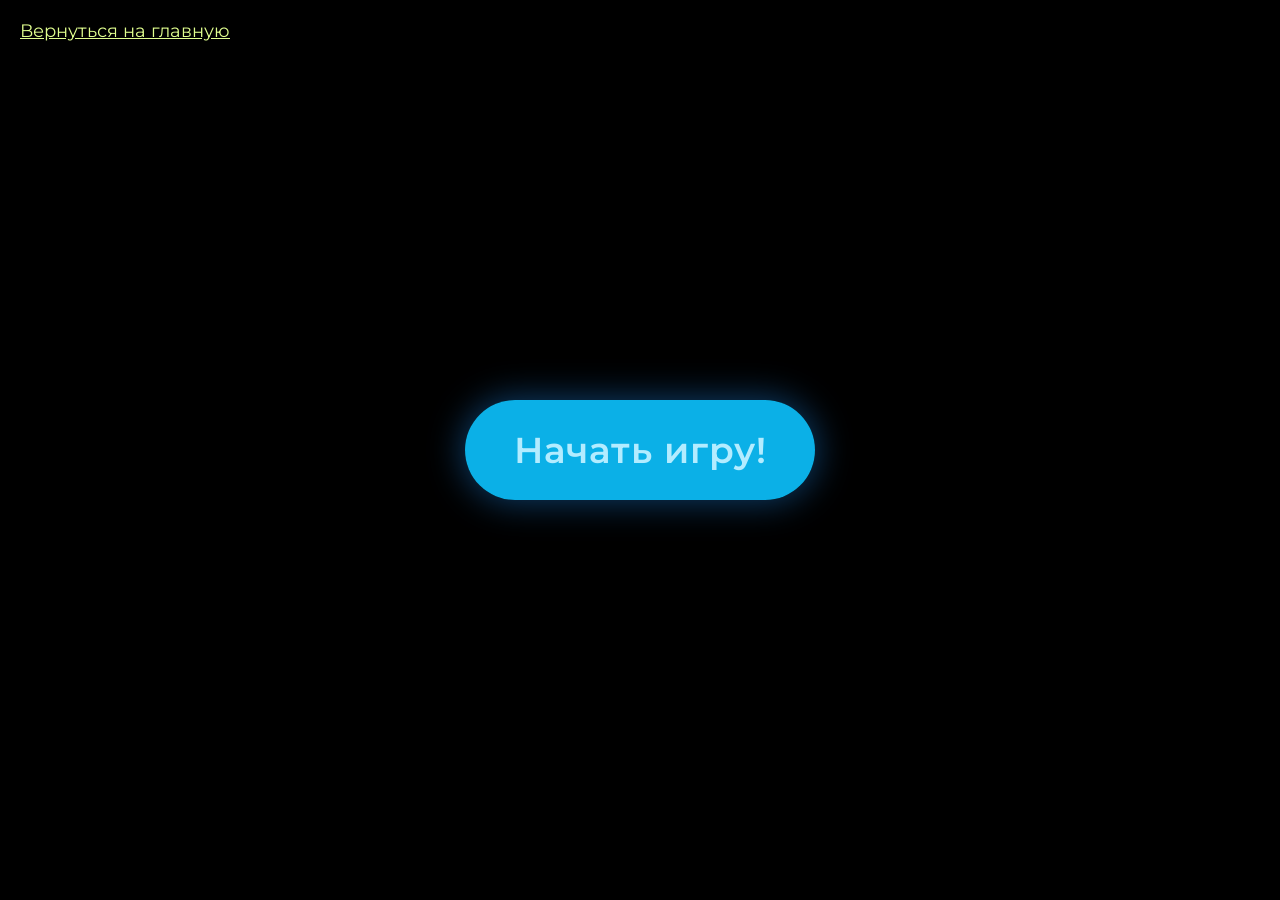
<file: games/turn_the_text.html>
<!doctype html>
<html lang="en">
  <head>
    <meta charset="UTF-8">
    <meta name="viewport" content="width=device-width, initial-scale=1.0">
    <link rel="stylesheet" href="../games.css">
    <link rel="preconnect" href="https://fonts.googleapis.com">
    <link rel="preconnect" href="https://fonts.gstatic.com" crossorigin>
    <link
      href="https://fonts.googleapis.com/css2?family=Montserrat:ital,wght@0,100..900;1,100..900&display=swap"
      rel="stylesheet"
    >
    <title>Переверни текст</title>
  </head>
  <body>
    <a href="../index.html" class="return">Вернуться на главную</a>
    <button class="start" id="turn-the-text-button" onclick="playGame.turnTheText()">
      Начать игру!
    </button>
    <script src="../games.js"></script>
  </body>
</html>
</file>
<file: style.css>
* {
  margin: 0;
  padding: 0;
}

body,
input,
select,
option,
button {
  font-family: 'Montserrat', 'arial';
  font-size: 16px;
}

.center {
  padding-left: calc(50% - 600px);
  padding-right: calc(50% - 600px);
}

.hero {
  background: #e1ff8f;
  display: grid;
  grid-template-columns: repeat(12, 1fr);
  position: relative;
}

.welcome {
  grid-column: span 8;
  display: flex;
  align-items: flex-start;
  justify-content: flex-start;
  flex-direction: column;
  gap: 48px;
  max-width: 769px;
  padding-top: 196px;
  padding-bottom: 246px;
  margin: 0 auto;
  z-index: 1;
}

.header {
  display: flex;
  align-items: flex-start;
  justify-content: flex-start;
  flex-direction: column;
  gap: 24px;
}

.header__title {
  font-weight: 700;
  font-size: 64px;
  color: #202027;
}

.header__description {
  font-weight: 400;
  font-size: 24px;
  line-height: 133%;
  color: #202027;
}

.accent {
  font-weight: 600;
}

.go {
  display: flex;
  box-sizing: border-box;
  align-items: center;
  justify-content: center;
  flex-direction: row;
  gap: 10px;
  background: #202027;
  border: 1px solid #202027;
  border-radius: 60px;
  padding: 16px 28px;
  width: 247px;
  height: 66px;
  font-weight: 600;
  font-size: 24px;
  line-height: 142%;
  text-align: center;
  text-decoration: none;
  color: #fff;
  cursor: pointer;
  transition: all 0.2s;
}

.go:hover {
  background: #fff;
  color: #000;
}

.hero__line-games {
  display: flex;
  box-sizing: border-box;
  align-items: center;
  background: #bcec30;
  border: 1px solid rgba(255, 255, 255, 0.2);
  backdrop-filter: blur(50px);
  width: 100%;
  height: 90px;
  position: absolute;
  bottom: 0;
  left: 0;
  overflow: hidden;
}

.hero__wrapper {
  display: flex;
  width: max-content;
  animation: scroll-left 20s linear infinite;
}

.hero__group {
  display: flex;
  align-items: center;
  gap: 51px;
  padding-right: 51px;
  flex-shrink: 0;
}

.hero__line-text {
  font-weight: 700;
  font-size: 30px;
  line-height: 110%;
  letter-spacing: 0.04em;
  text-transform: uppercase;
  color: #202027;
  white-space: nowrap;
}

.hero__line-star {
  flex-shrink: 0;
}

@keyframes scroll-left {
  0% {
    transform: translateX(0);
  }
  100% {
    transform: translateX(-50%);
  }
}

.hero__star-1 {
  position: absolute;
  top: 94px;
  left: 63px;
}

.hero__star-2 {
  position: absolute;
  right: 0;
}

.hero__star-2-mobile {
  display: none;
}

.hero__star-3 {
  position: absolute;
  top: 538px;
  right: 455px;
}

.hero__star-4 {
  position: absolute;
  top: 568px;
  right: 344px;
}

.hero__star-5 {
  position: absolute;
  top: 69px;
  left: 156px;
}

.hero__treangle {
  position: absolute;
  top: 468px;
  right: 113px;
}

.hero__line-1 {
  position: absolute;
  right: 269px;
}

.hero__line-2 {
  position: absolute;
  top: 254px;
  right: 231px;
}

.hero__line-3 {
  position: absolute;
  top: 379px;
  right: 0;
}

.hero__line-4 {
  position: absolute;
  top: 663px;
  right: 61px;
}

.about-games {
  background: #202027;
  position: relative;
  padding-top: 94px;
  padding-bottom: 50px;
}

.about-games__content {
  display: flex;
  align-items: flex-start;
  justify-content: center;
  flex-direction: column;
  gap: 72px;
}

.about-games__header {
  display: flex;
  align-items: flex-start;
  justify-content: flex-start;
  flex-direction: column;
  gap: 24px;
}

.about-games__title {
  font-weight: 700;
  font-size: 64px;
  color: #fff;
}

.about-games__description {
  font-weight: 400;
  font-size: 24px;
  line-height: 133%;
  color: #fff;
}

.games {
  display: flex;
  align-items: stretch;
  justify-content: flex-start;
  flex-direction: row;
  gap: 32px;
  flex-wrap: wrap;
}

.game {
  display: flex;
  align-items: flex-start;
  justify-content: flex-start;
  flex-direction: column;
  border-radius: 30px;
  width: 378px;
  cursor: pointer;
  box-shadow: 0 13px 42px -8px rgba(0, 0, 0, 0.13);
  background: #fff;
  box-sizing: border-box;
  height: auto;
  transition: all 0.5s;
  z-index: 1;
}

.game__link {
  text-decoration: none;
}

.game:hover {
  transform: scale(1.1);
}

.game__img {
  display: block;
  border-radius: 30px;
  height: 314px;
  background: #ad61ff;
}

.game__footer {
  display: flex;
  align-items: flex-start;
  justify-content: flex-start;
  flex-direction: column;
  gap: 10px;
  border-radius: 30px;
  padding: 32px 32px 36px;
  box-sizing: border-box;
}

.game__info {
  display: flex;
  align-items: flex-start;
  justify-content: flex-start;
  flex-direction: column;
  gap: 16px;
  box-sizing: border-box;
}

.game__number {
  display: flex;
  align-items: center;
  justify-content: flex-start;
  flex-direction: row;
  border-radius: 53px;
  padding: 8px 16px 10px;
  width: 108px;
  height: 36px;
  background: #f7f7f7;
  font-weight: 500;
  font-size: 16px;
  line-height: 110%;
  color: #202027;
  box-sizing: border-box;
}

.game__title {
  font-weight: 700;
  font-size: 32px;
  color: #202027;
}

.about-games__star-1 {
  position: absolute;
  top: 77px;
  right: 0;
}

.about-games__star-2 {
  position: absolute;
  top: 770px;
  left: 25px;
}

.about-games__star-3 {
  position: absolute;
  top: 822px;
  left: 40px;
}

.mini-games {
  background: #202027;
  position: relative;
  padding-top: 46px;
  padding-bottom: 144px;
}

.mini-games__content {
  display: flex;
  align-items: flex-start;
  justify-content: flex-start;
  flex-direction: column;
  gap: 72px;
}

.mini-games__title {
  display: flex;
  align-items: flex-start;
  justify-content: flex-start;
  flex-direction: column;
  gap: 72px;
  width: 1200px;
  height: 78px;
  font-weight: 700;
  font-size: 64px;
  color: #fff;
}

.mini-games__plays {
  display: flex;
  align-items: flex-start;
  justify-content: flex-start;
  flex-direction: column;
  gap: 32px;
}

.game_mini {
  flex-direction: row;
  gap: 0px;
  width: 1200px;
  height: 500px;
  box-shadow: 0 20px 67px -12px rgba(0, 0, 0, 0.13);
  cursor: auto;
}

.game_mini:nth-child(2n) {
  flex-direction: row-reverse;
}

.game_mini:hover {
  transform: none;
}

.game__img_mini {
  width: 600px;
  height: 500px;
}

.game__info_mini {
  gap: 10px;
  padding: 48px;
  width: 600px;
  height: 500px;
}

.game__content {
  display: flex;
  align-items: flex-start;
  justify-content: flex-start;
  flex-direction: column;
  gap: 36px;
  width: 504px;
  height: 249px;
}

.game__header {
  display: flex;
  align-items: flex-start;
  justify-content: flex-start;
  flex-direction: column;
  gap: 24px;
  width: 504px;
}

.game__title_mini {
  font-size: 48px;
}

.game__description {
  font-weight: 400;
  font-size: 24px;
  line-height: 133%;
  color: #202027;
}

.game__play {
  display: flex;
  align-items: center;
  justify-content: center;
  flex-direction: row;
  gap: 10px;
  border-radius: 60px;
  padding: 16px 28px;
  width: 247px;
  height: 66px;
  background: #202027;
  font-weight: 600;
  font-size: 24px;
  line-height: 142%;
  text-align: center;
  color: #fff;
  text-decoration: none;
  transition: all 0.2s;
  box-sizing: border-box;
}

.game__play:hover {
  background: #fff;
  color: #000;
  border: 1px solid #000;
}

.mini-games__star-1 {
  position: absolute;
  top: 93px;
  right: 124px;
}

.mini-games__star-2 {
  position: absolute;
  top: 126px;
  right: 45px;
}

.mini-games__star-3 {
  position: absolute;
  bottom: 45px;
  right: 150px;
}

.mini-games__star-4 {
  position: absolute;
  bottom: 65px;
  right: 52px;
}

.footer {
  display: flex;
  justify-content: center;
  align-items: center;
  height: 150px;
  background: #bded35;
}

.footer__rights {
  font-weight: 600;
  font-size: 24px;
  text-align: center;
  color: #000;
}

@media (max-width: 767px) {
  .center {
    padding-left: 16px;
    padding-right: 16px;
  }

  .hero {
    grid-template-columns: repeat(4, 1fr);
  }

  .welcome {
    grid-column: span 4;
    align-items: center;
    justify-content: center;
    gap: 36px;
    max-width: 343px;
    padding-top: 147px;
    padding-bottom: 182px;
  }

  .header {
    align-items: center;
    justify-content: center;
  }

  .header__title {
    font-size: 40px;
    text-align: center;
  }

  .header__description {
    font-size: 16px;
    text-align: center;
  }

  .go {
    width: 285px;
    height: 55px;
    font-size: 16px;
  }

  .hero__line-games {
    height: 51px;
  }

  .hero__group {
    gap: 27px;
    padding-right: 27px;
  }

  .hero__line-text {
    font-size: 16px;
  }

  .hero__line-star {
    transform: scale(0.556);
    display: inline-flex;
    flex-shrink: 0;
  }

  .hero__star-1 {
    transform: scale(0.614);
  }

  .hero__star-2-mobile {
    display: block;
    position: absolute;
    right: 0;
  }

  .hero__star-3 {
    transform: scale(0.486);
    right: 86px;
  }

  .hero__star-4 {
    transform: scale(0.47);
    right: 34px;
  }

  .hero__star-5 {
    transform: scale(0.6);
  }

  .mini-games {
    padding-bottom: 10px;
  }

  .mini-games__content {
    gap: 48px;
  }

  .mini-games__title {
    gap: 24px;
    width: 100%;
    height: auto;
    margin: 0 auto;
  }

  .mini-games__plays {
    margin: 0 auto;
    gap: 24px;
  }

  .game_mini {
    flex-direction: column;
    width: 100%;
    height: auto;
  }

  .game__img_mini {
    width: 100%;
    height: 284px;
    order: -1;
  }

  .game__info_mini {
    gap: 9px;
    border-radius: 27px;
    padding: 29px 29px 32px;
    width: 100%;
    min-height: 243px;
    height: auto;
  }

  .game__content {
    align-items: center;
    gap: 32px;
    width: 100%;
    height: auto;
  }

  .game__header {
    gap: 16px;
    width: 100%;
  }

  .game__title_mini {
    font-size: 32px;
  }

  .game__description {
    font-size: 16px;
    color: #000;
  }

  .game__play {
    border: 1px solid #202027;
    width: 285px;
    height: 55px;
    font-size: 16px;
  }

  .go:hover {
    background: #202027;
    color: #fff;
  }

  .game__play:hover {
    background: #202027;
    color: #fff;
  }

  .game_mini:nth-child(2n) {
    flex-direction: column;
  }

  .footer {
    height: 100px;
  }

  .footer__rights {
    font-size: 16px;
  }

  .hero__star-2,
  .hero__treangle,
  .hero__line-1,
  .hero__line-2,
  .hero__line-3,
  .hero__line-4,
  .about-games,
  .mini-games__star-1,
  .mini-games__star-2,
  .mini-games__star-3,
  .mini-games__star-4 {
    display: none;
  }
}
</file>
<file: hw-9.css>
.hide-block {
  display: none;
}
</file>
<file: games.css>
body {
  background-color: #000;
  font-family: 'Montserrat', 'Arial', sans-serif;
  margin: 0;
}

.start {
  font-family: 'Montserrat', 'Arial', sans-serif;
  display: block;
  position: absolute;
  top: 50%;
  left: 50%;
  transform: translate(-50%, -50%);
  width: 350px;
  height: 100px;
  border-radius: 100px;
  border: none;
  cursor: pointer;
  color: #b3ecff;
  font-weight: 600;
  font-size: 36px;
  letter-spacing: 1px;
  background: linear-gradient(135deg, #0bb0e7 0%, #0bb0e7 100%);
  box-shadow: 0 0 35px 2px rgba(31, 138, 236, 0.45);
  transition: all 0.4s cubic-bezier(0.25, 1, 0.5, 1);
}

.start:hover {
  background: linear-gradient(135deg, #2496ff 0%, #1063c7 100%);
  color: #00f0ff;
  box-shadow: 0 0 45px 5px rgba(31, 138, 236, 0.7);
  transform: translate(-50%, calc(-50% - 4px)) scale(1.03);
  text-shadow: 0 0 10px rgba(0, 240, 255, 0.6);
}

.start:active {
  transform: translate(-50%, -50%) scale(0.98);
  box-shadow: 0 0 20px 2px rgba(31, 138, 236, 0.6);
  transition: transform 0.1s;
}

.return {
  display: block;
  margin: 20px 20px;
  font-size: 18px;
  color: #e1ff8f;
}
</file>
